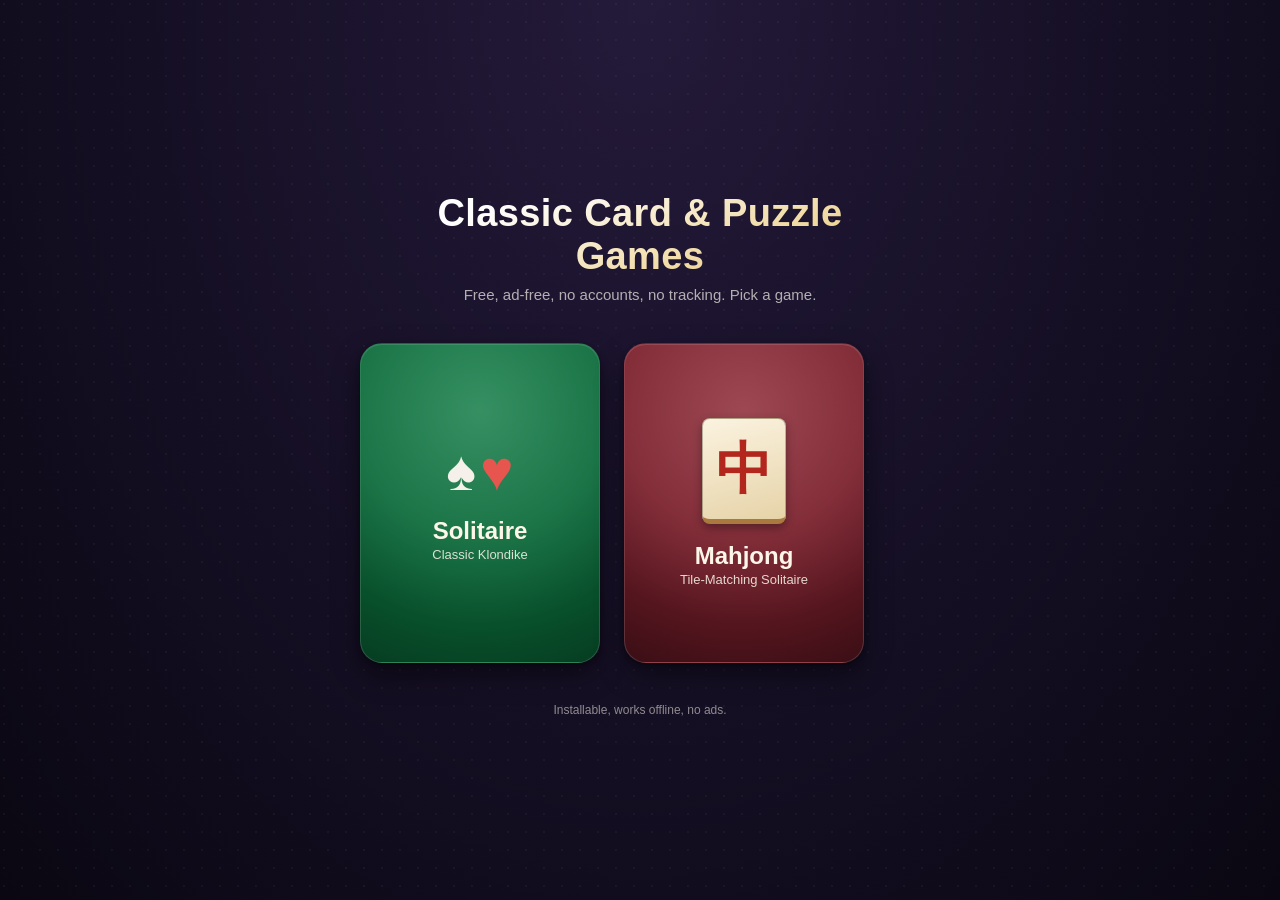
<file: index.html>
<!doctype html>
<html lang="en">
<head>
<meta charset="UTF-8" />
<meta name="viewport" content="width=device-width, initial-scale=1, maximum-scale=1, user-scalable=no, viewport-fit=cover" />
<title>Classic Card &amp; Puzzle Games</title>
<meta name="description" content="Free, ad-free classic games that play right in your browser: Klondike Solitaire and Mahjong Solitaire." />
<meta name="theme-color" content="#141024" />
<link rel="manifest" href="manifest.json" />
<link rel="icon" href="icon.svg" type="image/svg+xml" />
<link rel="apple-touch-icon" href="icon.svg" />
<meta name="apple-mobile-web-app-capable" content="yes" />
<meta name="apple-mobile-web-app-status-bar-style" content="black-translucent" />
<meta name="apple-mobile-web-app-title" content="Games" />
<link rel="stylesheet" href="styles.css" />
</head>
<body>
<div id="app">

  <header id="topbar">
    <h1>Classic Card &amp; Puzzle Games</h1>
    <p>Free, ad-free, no accounts, no tracking. Pick a game.</p>
  </header>

  <main id="gameGrid">
    <a class="game-card card-solitaire" href="solitaire/">
      <span class="game-card-glow" aria-hidden="true"></span>
      <span class="game-card-emblem" aria-hidden="true">
        <span class="pip pip-spade">♠</span>
        <span class="pip pip-heart">♥</span>
      </span>
      <span class="game-card-body">
        <span class="game-card-title">Solitaire</span>
        <span class="game-card-subtitle">Classic Klondike</span>
      </span>
    </a>

    <a class="game-card card-mahjong" href="mahjong/">
      <span class="game-card-glow" aria-hidden="true"></span>
      <span class="game-card-emblem" aria-hidden="true">中</span>
      <span class="game-card-body">
        <span class="game-card-title">Mahjong</span>
        <span class="game-card-subtitle">Tile-Matching Solitaire</span>
      </span>
    </a>
  </main>

  <footer id="footer">Installable, works offline, no ads.</footer>

</div>
<script src="app.js"></script>
</body>
</html>
</file>
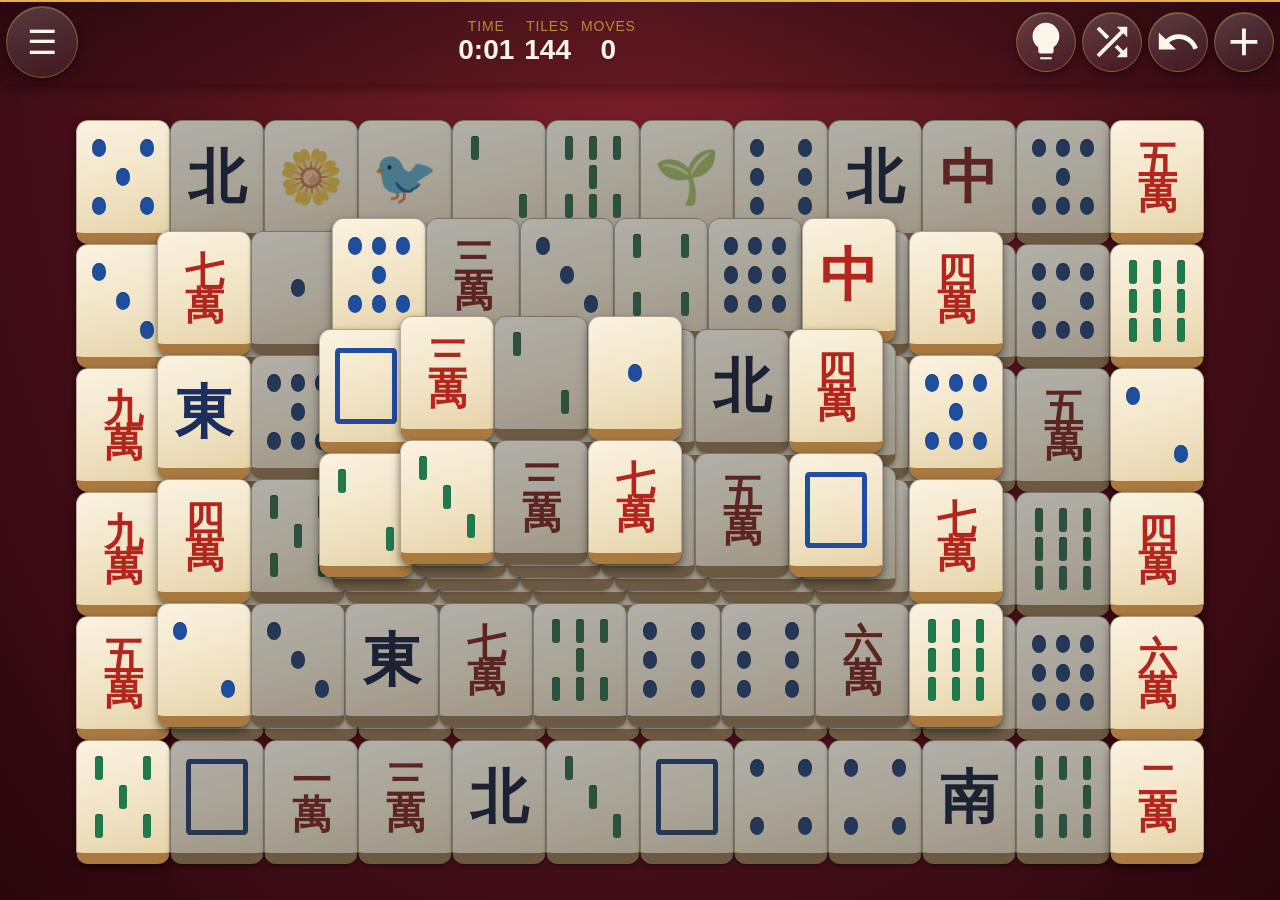
<file: mahjong/index.html>
<!doctype html>
<html lang="en">
<head>
<meta charset="UTF-8" />
<meta name="viewport" content="width=device-width, initial-scale=1, maximum-scale=1, user-scalable=no, viewport-fit=cover" />
<title>Mahjong Solitaire</title>
<meta name="description" content="A free, ad-free Mahjong Solitaire game that plays right in your browser." />
<meta name="theme-color" content="#7a1f2b" />
<link rel="manifest" href="manifest.json" />
<link rel="icon" href="icon.svg" type="image/svg+xml" />
<link rel="apple-touch-icon" href="icon.svg" />
<meta name="apple-mobile-web-app-capable" content="yes" />
<meta name="apple-mobile-web-app-status-bar-style" content="black-translucent" />
<meta name="apple-mobile-web-app-title" content="Mahjong" />
<link rel="stylesheet" href="styles.css" />
</head>
<body>
<div id="app">

  <header id="topbar">
    <button id="menuBtn" class="icon-btn" title="Menu" aria-label="Menu">☰</button>
    <div class="stats">
      <div class="stat"><span class="stat-label">Time</span><span id="timeVal">0:00</span></div>
      <div class="stat"><span class="stat-label">Tiles</span><span id="tilesLeftVal">144</span></div>
      <div class="stat"><span class="stat-label">Moves</span><span id="movesVal">0</span></div>
    </div>
    <div class="topbar-actions">
      <button id="hintBtn" class="icon-btn small" title="Hint" aria-label="Hint">
        <svg viewBox="0 0 24 24" fill="currentColor" aria-hidden="true"><path d="M9 21h6v-1H9v1zm3-19C8.14 2 5 5.14 5 9c0 2.38 1.19 4.47 3 5.74V17c0 .55.45 1 1 1h6c.55 0 1-.45 1-1v-2.26c1.81-1.27 3-3.36 3-5.74 0-3.86-3.14-7-7-7z"/></svg>
      </button>
      <button id="shuffleBtn" class="icon-btn small" title="Shuffle" aria-label="Shuffle">
        <svg viewBox="0 0 24 24" fill="currentColor" aria-hidden="true"><path d="M10.59 9.17L5.41 4 4 5.41l5.17 5.17 1.42-1.41zM14.5 4l2.04 2.04L4 18.59 5.41 20 17.96 7.46 20 9.5V4h-5.5zm.33 9.41l-1.41 1.41 3.13 3.13L14.5 20H20v-5.5l-2.04 2.04-3.13-3.13z"/></svg>
      </button>
      <button id="undoBtn" class="icon-btn small" title="Undo" aria-label="Undo">
        <svg viewBox="0 0 24 24" fill="currentColor" aria-hidden="true"><path d="M12.5 8c-2.65 0-5.05.99-6.9 2.6L2 7v9h9l-3.62-3.62c1.39-1.16 3.16-1.88 5.12-1.88 3.54 0 6.55 2.31 7.6 5.5l2.37-.78C21.08 11.03 17.15 8 12.5 8z"/></svg>
      </button>
      <button id="newGameBtn" class="icon-btn small" title="New Game" aria-label="New Game">
        <svg viewBox="0 0 24 24" fill="currentColor" aria-hidden="true"><path d="M13 5v6h6v2h-6v6h-2v-6H5v-2h6V5h2z"/></svg>
      </button>
    </div>
  </header>

  <main id="boardWrap">
    <div id="board"></div>
  </main>

  <div id="toast" class="hidden"></div>

  <div id="fxLayer"></div>

  <div id="menuOverlay" class="overlay hidden">
    <div class="panel">
      <h2>麻將 Mahjong</h2>
      <div class="menu-row">
        <span>Full Screen</span>
        <div class="segmented" id="fullscreenSeg">
          <button data-mode="on" class="active">On</button>
          <button data-mode="off">Off</button>
        </div>
      </div>
      <div class="menu-row">
        <span>Sound</span>
        <div class="segmented" id="soundSeg">
          <button data-mode="off" class="active">Off</button>
          <button data-mode="on">On</button>
        </div>
      </div>
      <div class="menu-block">
        <span>Table</span>
        <div class="theme-grid" id="themeGrid">
          <button class="theme-swatch active" data-theme="lacquer">
            <span class="theme-swatch-preview theme-preview-lacquer"></span>
            <span class="theme-swatch-label">Lacquer</span>
          </button>
          <button class="theme-swatch" data-theme="jade">
            <span class="theme-swatch-preview theme-preview-jade"></span>
            <span class="theme-swatch-label">Jade</span>
          </button>
          <button class="theme-swatch" data-theme="lantern">
            <span class="theme-swatch-preview theme-preview-lantern"></span>
            <span class="theme-swatch-label">Lantern</span>
          </button>
          <button class="theme-swatch" data-theme="ink">
            <span class="theme-swatch-preview theme-preview-ink"></span>
            <span class="theme-swatch-label">Ink Wash</span>
          </button>
        </div>
      </div>
      <p class="help-text">
        Tap a tile, then tap its match. Only tiles that are uncovered and
        open on the left or right can be picked.
      </p>
      <a href="../index.html" class="pill-btn secondary-btn wide-btn">🏠 Main Menu</a>
      <button id="closeMenuBtn" class="pill-btn">Close</button>
    </div>
  </div>

  <div id="winOverlay" class="overlay hidden">
    <div class="panel win-panel">
      <h2>🏮 Board Cleared! 🏮</h2>
      <p id="winStats"></p>
      <button id="playAgainBtn" class="pill-btn">Play Again</button>
    </div>
  </div>

  <div id="confirmOverlay" class="overlay hidden">
    <div class="panel">
      <h2>New Game?</h2>
      <p class="help-text confirm-text">Your current game will be lost.</p>
      <div class="confirm-row">
        <button id="confirmCancelBtn" class="pill-btn secondary-btn">Cancel</button>
        <button id="confirmYesBtn" class="pill-btn">Yes, New Game</button>
      </div>
    </div>
  </div>

</div>
<script src="game.js"></script>
</body>
</html>
</file>
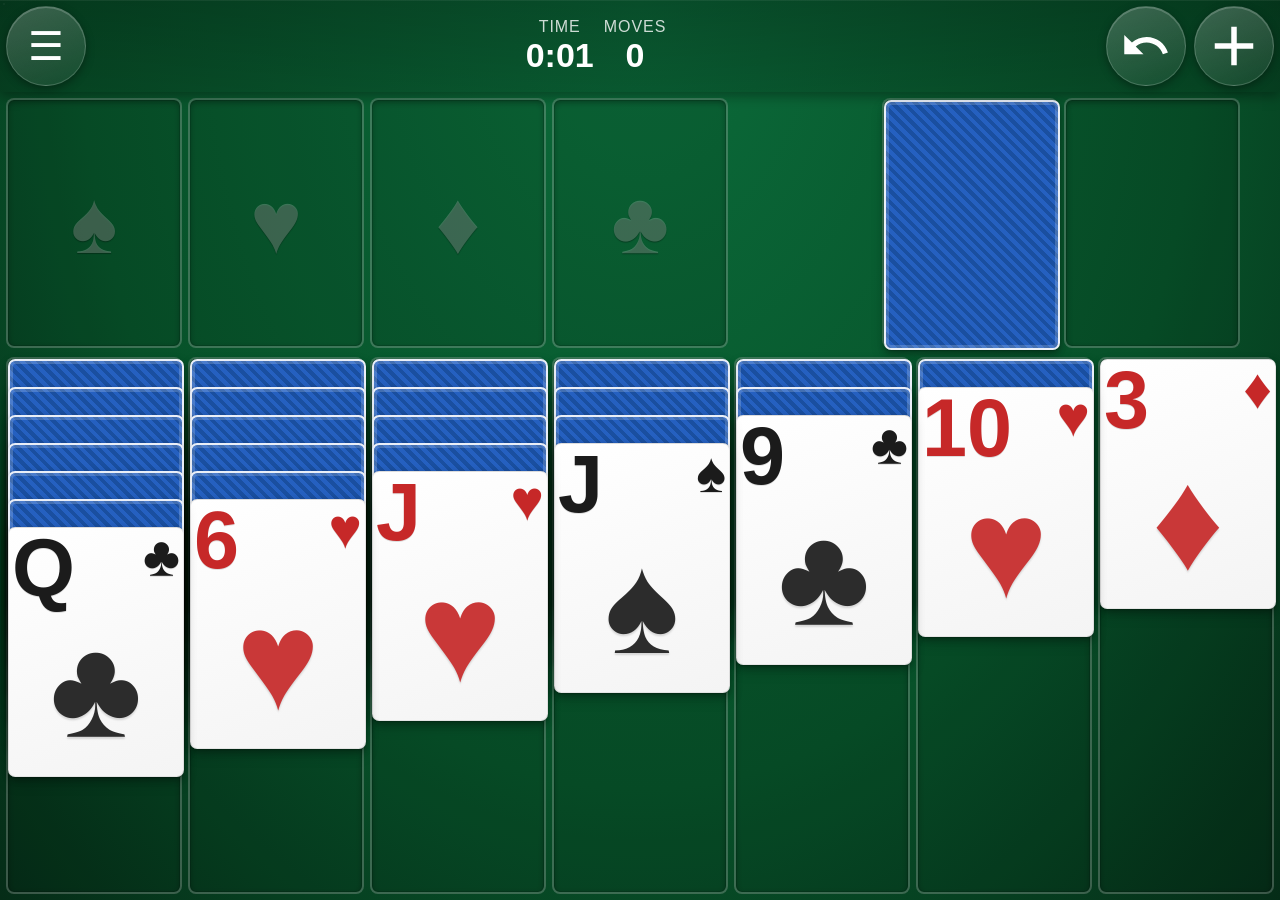
<file: solitaire/index.html>
<!doctype html>
<html lang="en">
<head>
<meta charset="UTF-8" />
<meta name="viewport" content="width=device-width, initial-scale=1, maximum-scale=1, user-scalable=no, viewport-fit=cover" />
<title>Solitaire</title>
<meta name="description" content="A free, ad-free classic Klondike Solitaire game that plays right in your browser." />
<meta name="theme-color" content="#0b6b3a" />
<link rel="manifest" href="manifest.json" />
<link rel="icon" href="icon.svg" type="image/svg+xml" />
<link rel="apple-touch-icon" href="icon.svg" />
<meta name="apple-mobile-web-app-capable" content="yes" />
<meta name="apple-mobile-web-app-status-bar-style" content="black-translucent" />
<meta name="apple-mobile-web-app-title" content="Solitaire" />
<link rel="stylesheet" href="styles.css" />
</head>
<body>
<div id="app">

  <header id="topbar">
    <button id="menuBtn" class="icon-btn" title="Menu" aria-label="Menu">☰</button>
    <div class="stats">
      <div class="stat"><span class="stat-label">Time</span><span id="timeVal">0:00</span></div>
      <div class="stat"><span class="stat-label">Moves</span><span id="movesVal">0</span></div>
    </div>
    <div class="topbar-actions">
      <button id="undoBtn" class="icon-btn" title="Undo" aria-label="Undo">
        <svg viewBox="0 0 24 24" fill="currentColor" aria-hidden="true"><path d="M12.5 8c-2.65 0-5.05.99-6.9 2.6L2 7v9h9l-3.62-3.62c1.39-1.16 3.16-1.88 5.12-1.88 3.54 0 6.55 2.31 7.6 5.5l2.37-.78C21.08 11.03 17.15 8 12.5 8z"/></svg>
      </button>
      <button id="newGameBtn" class="icon-btn" title="New Game" aria-label="New Game">
        <svg viewBox="0 0 24 24" fill="currentColor" aria-hidden="true"><path d="M13 5v6h6v2h-6v6h-2v-6H5v-2h6V5h2z"/></svg>
      </button>
    </div>
  </header>

  <main id="board">
    <div id="topRow">
      <div id="stockWasteArea">
        <div class="pile-slot" id="stockPile" data-pile="stock"></div>
        <div class="pile-slot" id="wastePile" data-pile="waste"></div>
      </div>
      <div id="foundations">
        <div class="pile-slot foundation" data-pile="foundation" data-suit="S"></div>
        <div class="pile-slot foundation" data-pile="foundation" data-suit="H"></div>
        <div class="pile-slot foundation" data-pile="foundation" data-suit="D"></div>
        <div class="pile-slot foundation" data-pile="foundation" data-suit="C"></div>
      </div>
    </div>

    <div id="tableau">
      <div class="pile-slot tableau-pile" data-pile="tableau" data-index="0"></div>
      <div class="pile-slot tableau-pile" data-pile="tableau" data-index="1"></div>
      <div class="pile-slot tableau-pile" data-pile="tableau" data-index="2"></div>
      <div class="pile-slot tableau-pile" data-pile="tableau" data-index="3"></div>
      <div class="pile-slot tableau-pile" data-pile="tableau" data-index="4"></div>
      <div class="pile-slot tableau-pile" data-pile="tableau" data-index="5"></div>
      <div class="pile-slot tableau-pile" data-pile="tableau" data-index="6"></div>
    </div>
  </main>

  <button id="autoFinishBtn" class="pill-btn hidden">✨ Auto Finish</button>

  <div id="dragLayer"></div>

  <div id="menuOverlay" class="overlay hidden">
    <div class="panel">
      <h2>Solitaire</h2>
      <div class="menu-row">
        <span>Draw</span>
        <div class="segmented" id="drawModeSeg">
          <button data-mode="1" class="active">1 card</button>
          <button data-mode="3">3 cards</button>
        </div>
      </div>
      <div class="menu-row">
        <span>Hand</span>
        <div class="segmented" id="handModeSeg">
          <button data-mode="right" class="active">Right</button>
          <button data-mode="left">Left</button>
        </div>
      </div>
      <div class="menu-row">
        <span>Full Screen</span>
        <div class="segmented" id="fullscreenSeg">
          <button data-mode="on" class="active">On</button>
          <button data-mode="off">Off</button>
        </div>
      </div>
      <div class="menu-row">
        <span>Sound</span>
        <div class="segmented" id="soundSeg">
          <button data-mode="off" class="active">Off</button>
          <button data-mode="on">On</button>
        </div>
      </div>
      <div class="menu-block">
        <span>Background</span>
        <div class="bg-grid" id="bgGrid">
          <button class="bg-swatch active" data-bg="classic">
            <span class="bg-swatch-preview bg-swatch-classic"></span>
            <span class="bg-swatch-label">Classic</span>
          </button>
          <button class="bg-swatch" data-bg="forest">
            <img class="bg-swatch-preview" src="backgrounds/forest-thumb.webp" alt="" loading="lazy" />
            <span class="bg-swatch-label">Forest</span>
          </button>
          <button class="bg-swatch" data-bg="meadow">
            <img class="bg-swatch-preview" src="backgrounds/meadow-thumb.webp" alt="" loading="lazy" />
            <span class="bg-swatch-label">Meadow</span>
          </button>
          <button class="bg-swatch" data-bg="underwater">
            <img class="bg-swatch-preview" src="backgrounds/underwater-thumb.webp" alt="" loading="lazy" />
            <span class="bg-swatch-label">Underwater</span>
          </button>
          <button class="bg-swatch" data-bg="city">
            <img class="bg-swatch-preview" src="backgrounds/city-thumb.webp" alt="" loading="lazy" />
            <span class="bg-swatch-label">City</span>
          </button>
          <button class="bg-swatch" data-bg="archipelago">
            <img class="bg-swatch-preview" src="backgrounds/archipelago-thumb.webp" alt="" loading="lazy" />
            <span class="bg-swatch-label">Archipelago</span>
          </button>
        </div>
      </div>
      <p class="help-text">
        Tap a card to send it home, or drag it yourself.
      </p>
      <a href="../index.html" class="pill-btn secondary-btn wide-btn">🏠 Main Menu</a>
      <button id="closeMenuBtn" class="pill-btn">Close</button>
    </div>
  </div>

  <div id="winOverlay" class="overlay hidden">
    <div class="panel win-panel">
      <h2>🎉 You Won! 🎉</h2>
      <p id="winStats"></p>
      <button id="playAgainBtn" class="pill-btn">Play Again</button>
    </div>
  </div>

  <div id="confirmOverlay" class="overlay hidden">
    <div class="panel">
      <h2>New Game?</h2>
      <p class="help-text confirm-text">Your current game will be lost.</p>
      <div class="confirm-row">
        <button id="confirmCancelBtn" class="pill-btn secondary-btn">Cancel</button>
        <button id="confirmYesBtn" class="pill-btn">Yes, New Game</button>
      </div>
    </div>
  </div>

</div>
<script src="game.js"></script>
</body>
</html>
</file>
<file: styles.css>
:root {
  --hub-bg-a: #241a3a;
  --hub-bg-b: #150f24;
  --hub-bg-c: #0a0712;
  --gold: #e0b13c;
  color-scheme: dark;
}

* { box-sizing: border-box; -webkit-tap-highlight-color: transparent; }

html, body {
  height: 100%;
  margin: 0;
}

body {
  font-family: -apple-system, BlinkMacSystemFont, "Segoe UI", Roboto, Helvetica, Arial, sans-serif;
  background:
    radial-gradient(circle at 4px 4px, rgba(255,255,255,0.04) 1px, transparent 1.6px) 0 0/18px 18px,
    radial-gradient(ellipse at 50% 0%, var(--hub-bg-a) 0%, var(--hub-bg-b) 55%, var(--hub-bg-c) 100%);
  color: #f5f0ea;
  overflow-x: hidden;
}

#app {
  min-height: 100vh;
  min-height: 100dvh;
  display: flex;
  flex-direction: column;
  align-items: center;
  justify-content: center;
  padding: 32px 20px calc(24px + env(safe-area-inset-bottom));
  gap: 40px;
}

#topbar {
  text-align: center;
  max-width: 520px;
}
#topbar h1 {
  margin: 0 0 8px;
  font-size: clamp(26px, 6vw, 38px);
  letter-spacing: 0.01em;
  background: linear-gradient(160deg, #fff 20%, var(--gold) 120%);
  -webkit-background-clip: text;
  background-clip: text;
  color: transparent;
}
#topbar p {
  margin: 0;
  font-size: 15px;
  opacity: 0.7;
}

#gameGrid {
  display: grid;
  grid-template-columns: repeat(2, minmax(160px, 240px));
  gap: 24px;
  width: 100%;
  max-width: 560px;
}
@media (max-width: 480px) {
  #gameGrid { grid-template-columns: minmax(0, 280px); justify-items: center; }
}

.game-card {
  position: relative;
  display: flex;
  flex-direction: column;
  align-items: center;
  justify-content: center;
  gap: 18px;
  aspect-ratio: 3 / 4;
  border-radius: 22px;
  text-decoration: none;
  color: #fdf6e9;
  overflow: hidden;
  border: 1px solid rgba(255,255,255,0.14);
  box-shadow:
    0 2px 4px rgba(0,0,0,0.3),
    0 12px 28px rgba(0,0,0,0.45),
    inset 0 1px 0 rgba(255,255,255,0.12);
  transition: transform 0.15s, box-shadow 0.15s;
}
.game-card:active {
  transform: scale(0.97);
  box-shadow:
    0 1px 2px rgba(0,0,0,0.3),
    0 6px 14px rgba(0,0,0,0.4),
    inset 0 1px 0 rgba(255,255,255,0.12);
}
@media (hover: hover) {
  .game-card:hover {
    transform: translateY(-4px);
    box-shadow:
      0 4px 8px rgba(0,0,0,0.3),
      0 18px 36px rgba(0,0,0,0.5),
      inset 0 1px 0 rgba(255,255,255,0.16);
  }
}

.card-solitaire {
  background: radial-gradient(circle at 50% 20%, #0f7a44 0%, #0b6b3a 45%, #063d21 100%);
}
.card-mahjong {
  background: radial-gradient(circle at 50% 20%, #8a2532 0%, #7a1f2b 45%, #3a0e15 100%);
}

.game-card-glow {
  position: absolute;
  inset: -20%;
  background: radial-gradient(circle at 50% 30%, rgba(255,255,255,0.16), transparent 60%);
  pointer-events: none;
}

.game-card-emblem {
  position: relative;
  font-size: clamp(40px, 10vw, 56px);
  line-height: 1;
  display: flex;
  gap: 4px;
}
.card-mahjong .game-card-emblem {
  font-family: Georgia, "Times New Roman", serif;
  font-weight: 700;
  background: linear-gradient(165deg, #fbf3e0 0%, #e6d3a8 100%);
  color: #b3261e;
  width: 1.5em;
  height: 1.9em;
  border-radius: 8px;
  border: 1px solid rgba(0,0,0,0.25);
  border-bottom: 5px solid #a9793f;
  display: flex;
  align-items: center;
  justify-content: center;
  box-shadow: 0 4px 10px rgba(0,0,0,0.35);
}
.pip-spade { color: #f5f0ea; }
.pip-heart { color: #e6564f; }

.game-card-body {
  position: relative;
  text-align: center;
}
.game-card-title {
  display: block;
  font-size: clamp(19px, 4.5vw, 24px);
  font-weight: 800;
}
.game-card-subtitle {
  display: block;
  font-size: 13px;
  opacity: 0.85;
  margin-top: 2px;
}

#footer {
  font-size: 12px;
  opacity: 0.55;
  text-align: center;
}
</file>
<file: mahjong/styles.css>
:root {
  --tile-w: 40px;
  --tile-h: 52px;
  --board-pad: 30px;
  --gold: #e0b13c;
  --ink-red: #b3261e;
  --ink-green: #1f7a4d;
  --ink-blue: #1f4e9e;
  --ink-navy: #1c2f5c;
  --ink-pink: #c2478f;
  --ink-amber: #b3691a;
  color-scheme: dark;
}

/* ---------- Table themes ---------- */

body.theme-lacquer {
  --table-a: #7a1f2b;
  --table-b: #4c1019;
  --table-c: #2a070c;
  --accent: #e0b13c;
}
body.theme-jade {
  --table-a: #0f5c46;
  --table-b: #0a3f30;
  --table-c: #05221a;
  --accent: #d9c46a;
}
body.theme-lantern {
  --table-a: #2a2360;
  --table-b: #1a1640;
  --table-c: #0c0a22;
  --accent: #f2a65a;
}
body.theme-ink {
  --table-a: #3a3a3f;
  --table-b: #232326;
  --table-c: #121214;
  --accent: #c9c2a8;
}

.theme-preview-lacquer { background: radial-gradient(circle at 50% 30%, #7a1f2b, #2a070c); }
.theme-preview-jade { background: radial-gradient(circle at 50% 30%, #0f5c46, #05221a); }
.theme-preview-lantern { background: radial-gradient(circle at 50% 30%, #2a2360, #0c0a22); }
.theme-preview-ink { background: radial-gradient(circle at 50% 30%, #3a3a3f, #121214); }

* { box-sizing: border-box; -webkit-tap-highlight-color: transparent; }

html, body {
  height: 100%;
  margin: 0;
  overscroll-behavior: none;
  touch-action: none;
}

body {
  font-family: -apple-system, BlinkMacSystemFont, "Segoe UI", Roboto, Helvetica, Arial, sans-serif;
  background:
    radial-gradient(circle at 4px 4px, rgba(255,255,255,0.04) 1px, transparent 1.6px) 0 0/18px 18px,
    radial-gradient(ellipse at 50% 0%, var(--table-a) 0%, var(--table-b) 55%, var(--table-c) 100%);
  color: #fdf6e9;
  user-select: none;
  overflow: hidden;
  background-repeat: no-repeat;
}

#app {
  height: 100vh;
  height: 100dvh;
  display: flex;
  flex-direction: column;
  padding-top: env(safe-area-inset-top);
  padding-bottom: env(safe-area-inset-bottom);
}

/* ---------- Top bar ---------- */

#topbar {
  display: flex;
  align-items: center;
  justify-content: space-between;
  padding: 6px 6px;
  background: linear-gradient(rgba(0,0,0,0.32), rgba(0,0,0,0.18));
  box-shadow: 0 4px 12px rgba(0,0,0,0.4), 0 1px 0 rgba(255,255,255,0.06) inset, 0 2px 0 var(--accent) inset;
  flex: 0 0 auto;
  gap: 4px;
  position: relative;
  z-index: 10;
}

.icon-btn {
  background: linear-gradient(160deg, rgba(255,255,255,0.2), rgba(255,255,255,0.05));
  border: 1px solid rgba(224,177,60,0.35);
  color: #fdf6e9;
  font-size: 28px;
  width: 58px;
  height: 58px;
  border-radius: 50%;
  display: flex;
  align-items: center;
  justify-content: center;
  cursor: pointer;
  flex: 0 0 auto;
  box-shadow: 0 3px 8px rgba(0,0,0,0.4), inset 0 1px 0 rgba(255,255,255,0.18);
  transition: box-shadow 0.12s, transform 0.12s;
}
.icon-btn.small { width: 48px; height: 48px; }
.icon-btn:active {
  background: linear-gradient(160deg, rgba(255,255,255,0.28), rgba(255,255,255,0.08));
  box-shadow: 0 1px 3px rgba(0,0,0,0.35), inset 0 1px 4px rgba(0,0,0,0.25);
  transform: scale(0.96);
}
.icon-btn svg { display: block; width: 1.35em; height: 1.35em; }

.icon-btn.pulse {
  animation: btn-pulse 1s ease-in-out infinite;
}
@keyframes btn-pulse {
  0%, 100% { box-shadow: 0 3px 8px rgba(0,0,0,0.4), inset 0 1px 0 rgba(255,255,255,0.18), 0 0 0 0 rgba(224,177,60,0.6); }
  50% { box-shadow: 0 3px 8px rgba(0,0,0,0.4), inset 0 1px 0 rgba(255,255,255,0.18), 0 0 0 8px rgba(224,177,60,0); }
}

.topbar-actions { display: flex; gap: 6px; flex: 0 0 auto; }

.stats { display: flex; gap: 10px; min-width: 0; }
.stat { display: flex; flex-direction: column; align-items: center; font-variant-numeric: tabular-nums; }
.stat-label { font-size: 11px; text-transform: uppercase; letter-spacing: 0.06em; opacity: 0.75; color: var(--accent); }
.stat span#timeVal, .stat span#movesVal, .stat span#tilesLeftVal { font-size: 21px; font-weight: 700; }

@media (min-width: 700px) {
  .icon-btn { width: 72px; height: 72px; font-size: 34px; }
  .icon-btn.small { width: 60px; height: 60px; }
  .stat-label { font-size: 14px; }
  .stat span#timeVal, .stat span#movesVal, .stat span#tilesLeftVal { font-size: 28px; }
}

@media (max-height: 500px) {
  #topbar { padding: 3px 6px; gap: 3px; }
  .icon-btn { width: 46px; height: 46px; font-size: 22px; }
  .icon-btn.small { width: 40px; height: 40px; }
  .stat-label { font-size: 9px; }
  .stat span#timeVal, .stat span#movesVal, .stat span#tilesLeftVal { font-size: 17px; }
}

/* ---------- Board ---------- */

#boardWrap {
  flex: 1 1 auto;
  display: flex;
  align-items: center;
  justify-content: center;
  overflow: auto;
  min-height: 0;
}

#board {
  position: relative;
  flex: 0 0 auto;
  /* Tile z-index values run into the thousands (layer * 1000) to keep
     stacked layers correctly ordered; isolate them into their own stacking
     context so they can never paint above overlays that sit later in the
     document (z-index: 1000, e.g. the menu/win panels). */
  isolation: isolate;
}

.tile {
  position: absolute;
  width: var(--tile-w);
  height: var(--tile-h);
  border-radius: calc(var(--tile-w) * 0.13);
  background: linear-gradient(165deg, #fbf3e0 0%, #f0e2c4 60%, #e6d3a8 100%);
  border: 1px solid rgba(0,0,0,0.25);
  border-bottom: calc(var(--tile-h) * 0.09) solid #a9793f;
  box-shadow:
    0 1px 1px rgba(0,0,0,0.2),
    0 3px 6px rgba(0,0,0,0.3),
    0 6px 12px rgba(0,0,0,0.25);
  cursor: pointer;
  transition: box-shadow 0.12s, transform 0.12s, filter 0.15s;
}

.tile-blocked {
  filter: saturate(0.55) brightness(0.72);
  box-shadow:
    0 1px 1px rgba(0,0,0,0.2),
    0 2px 4px rgba(0,0,0,0.3);
}

.tile-free:hover {
  transform: translateY(-2px);
}

.tile-selected {
  transform: translateY(-6px);
  box-shadow:
    0 0 0 3px var(--gold),
    0 6px 10px rgba(0,0,0,0.35),
    0 10px 20px rgba(0,0,0,0.3);
}

.tile-hint {
  animation: tile-hint-pulse 0.5s ease-in-out 2;
}
@keyframes tile-hint-pulse {
  0%, 100% { box-shadow: 0 0 0 0 rgba(224,177,60,0.9), 0 3px 6px rgba(0,0,0,0.3); }
  50% { box-shadow: 0 0 0 6px rgba(224,177,60,0), 0 3px 6px rgba(0,0,0,0.3); }
}

.tile-shake { animation: tile-shake 0.4s ease-in-out; z-index: 999 !important; }
@keyframes tile-shake {
  10%, 90% { transform: translateX(-1px); }
  20%, 80% { transform: translateX(3px); }
  30%, 50%, 70% { transform: translateX(-5px); }
  40%, 60% { transform: translateX(5px); }
}

/* ---------- Tile faces ---------- */

.tile-face {
  position: absolute;
  inset: 0;
  display: grid;
  place-items: center;
}

.pips-circle, .pips-bar {
  display: grid;
  grid-template-columns: repeat(3, 1fr);
  grid-template-rows: repeat(3, 1fr);
  width: 78%;
  height: 78%;
  margin: auto;
}
.pips-circle .pip {
  width: 62%;
  height: 62%;
  margin: auto;
  border-radius: 50%;
  background: var(--ink-blue);
  box-shadow: 0 1px 1px rgba(0,0,0,0.25) inset;
}
.pips-bar .pip {
  width: 34%;
  height: 82%;
  margin: auto;
  border-radius: 3px;
  background: var(--ink-green);
  box-shadow: 0 1px 1px rgba(0,0,0,0.25) inset;
}

.kanji-top {
  position: absolute;
  top: 12%;
  left: 0; right: 0;
  text-align: center;
  font-weight: 800;
  font-size: calc(var(--tile-w) * 0.42);
  color: var(--ink-red);
}
.kanji-bottom {
  position: absolute;
  bottom: 10%;
  left: 0; right: 0;
  text-align: center;
  font-weight: 800;
  font-size: calc(var(--tile-w) * 0.42);
  color: var(--ink-red);
}

.glyph-single {
  font-size: calc(var(--tile-w) * 0.62);
  font-weight: 800;
  line-height: 1;
}

.glyph-icon {
  font-size: calc(var(--tile-w) * 0.56);
  line-height: 1;
}

.glyph-blank { width: 100%; height: 100%; }
.blank-frame {
  position: absolute;
  inset: 16%;
  border: calc(var(--tile-w) * 0.06) solid var(--ink-blue);
  border-radius: 6%;
}

.ink-red { color: var(--ink-red); }
.ink-green { color: var(--ink-green); }
.ink-blue { color: var(--ink-blue); }
.ink-navy { color: var(--ink-navy); }
.ink-pink { color: var(--ink-pink); }
.ink-amber { color: var(--ink-amber); }

/* ---------- FX layer ---------- */

#fxLayer {
  position: fixed;
  inset: 0;
  pointer-events: none;
  z-index: 900;
}

.tile-vanish-clone {
  border-radius: calc(var(--tile-w) * 0.13);
  transition: transform 0.35s ease-in, opacity 0.35s ease-in;
  opacity: 1;
  transform: scale(1) translateY(0) rotate(0deg);
}
.tile-vanish-clone.tile-vanish-active {
  opacity: 0;
  transform: scale(0.35) translateY(-16px) rotate(10deg);
}

.sparkle-piece {
  position: fixed;
  width: 6px;
  height: 6px;
  border-radius: 50%;
  background: var(--gold);
  box-shadow: 0 0 6px 1px var(--gold);
  opacity: 1;
  transform: translate(-50%, -50%);
  transition: transform 0.5s ease-out, opacity 0.5s ease-out;
}
.sparkle-piece.sparkle-active {
  transform: translate(calc(-50% + var(--dx)), calc(-50% + var(--dy)));
  opacity: 0;
}

.confetti-piece {
  position: fixed;
  top: -10px;
  width: 8px;
  height: 8px;
  opacity: 0.9;
  border-radius: 2px;
  transition: transform 2.2s ease-in, top 2.2s ease-in, opacity 2.2s;
}

/* ---------- Toast ---------- */

#toast {
  position: fixed;
  bottom: calc(18px + env(safe-area-inset-bottom));
  left: 50%;
  transform: translateX(-50%);
  background: rgba(0,0,0,0.72);
  border: 1px solid var(--accent);
  color: #fdf6e9;
  padding: 10px 20px;
  border-radius: 999px;
  font-size: 15px;
  z-index: 400;
  box-shadow: 0 6px 16px rgba(0,0,0,0.4);
}
#toast.hidden { display: none; }

/* ---------- Buttons / Overlays ---------- */

.pill-btn {
  background: linear-gradient(160deg, #f2d38a 0%, var(--gold) 45%, #c8922a 100%);
  color: #2a1c0a;
  text-decoration: none;
  display: inline-block;
  border: 1px solid rgba(0,0,0,0.15);
  padding: 22px 36px;
  border-radius: 999px;
  font-size: 24px;
  font-weight: 700;
  cursor: pointer;
  box-shadow:
    0 2px 4px rgba(0,0,0,0.2),
    0 8px 18px rgba(0,0,0,0.28),
    inset 0 1px 0 rgba(255,255,255,0.5);
  transition: box-shadow 0.12s, transform 0.12s;
}
.pill-btn:active {
  transform: scale(0.97);
  box-shadow:
    0 1px 2px rgba(0,0,0,0.2),
    inset 0 2px 5px rgba(0,0,0,0.2);
}

.overlay {
  position: fixed;
  inset: 0;
  background: rgba(0,0,0,0.62);
  backdrop-filter: blur(2px);
  display: flex;
  align-items: center;
  justify-content: center;
  z-index: 1000;
  padding: 20px;
}
.overlay.hidden { display: none; }

.panel {
  background: linear-gradient(165deg, var(--table-a) 0%, var(--table-b) 55%, var(--table-c) 100%);
  border: 1px solid rgba(224,177,60,0.35);
  border-radius: 16px;
  padding: 28px;
  max-width: 420px;
  width: 100%;
  max-height: calc(100dvh - 40px);
  overflow-y: auto;
  text-align: center;
  box-shadow:
    0 20px 50px rgba(0,0,0,0.55),
    0 2px 0 rgba(255,255,255,0.08) inset;
}
.panel h2 {
  margin-top: 0;
  font-size: 30px;
  color: var(--accent);
  text-shadow: 0 2px 4px rgba(0,0,0,0.3);
}

.help-text { font-size: 17px; line-height: 1.6; opacity: 0.95; text-align: left; }
.confirm-text { text-align: center; }

.confirm-row { display: flex; gap: 12px; margin-top: 22px; }
.confirm-row .pill-btn { flex: 1; margin: 0; padding-left: 12px; padding-right: 12px; }

.wide-btn { display: block; width: 100%; margin: 16px 0; }

.secondary-btn {
  background: rgba(255,255,255,0.14);
  color: #fdf6e9;
  box-shadow: inset 0 1px 0 rgba(255,255,255,0.15), 0 2px 6px rgba(0,0,0,0.25);
}
.secondary-btn:active {
  background: rgba(255,255,255,0.24);
  box-shadow: inset 0 2px 5px rgba(0,0,0,0.2);
}

.menu-row {
  display: flex;
  align-items: center;
  justify-content: space-between;
  margin: 20px 0;
  font-size: 20px;
}

.menu-block {
  margin: 20px 0;
  font-size: 20px;
  text-align: left;
}
.menu-block > span { display: block; margin-bottom: 10px; }

.theme-grid {
  display: grid;
  grid-template-columns: repeat(2, 1fr);
  gap: 10px;
}
.theme-swatch {
  border: 3px solid transparent;
  border-radius: 12px;
  padding: 0;
  overflow: hidden;
  background: rgba(0,0,0,0.2);
  cursor: pointer;
  display: flex;
  flex-direction: column;
  box-shadow: 0 2px 6px rgba(0,0,0,0.3);
}
.theme-swatch.active { border-color: var(--gold); box-shadow: 0 0 0 2px rgba(224,177,60,0.4), 0 2px 8px rgba(0,0,0,0.35); }
.theme-swatch-preview { width: 100%; aspect-ratio: 3 / 2; display: block; }
.theme-swatch-label {
  display: block;
  font-size: 13px;
  color: #fdf6e9;
  padding: 6px 4px;
  text-align: center;
}

.segmented {
  display: flex;
  background: rgba(0,0,0,0.25);
  border-radius: 999px;
  padding: 5px;
  box-shadow: inset 0 2px 5px rgba(0,0,0,0.3);
}
.segmented button {
  border: none;
  background: transparent;
  color: #fdf6e9;
  padding: 12px 20px;
  border-radius: 999px;
  font-size: 18px;
  cursor: pointer;
  transition: background 0.12s, box-shadow 0.12s;
}
.segmented button.active {
  background: linear-gradient(160deg, #f2d38a, var(--gold));
  color: #2a1c0a;
  font-weight: 700;
  box-shadow: 0 2px 6px rgba(0,0,0,0.3), inset 0 1px 0 rgba(255,255,255,0.6);
}

#winStats { font-size: 20px; }

.win-panel {
  animation: pop 0.3s ease-out;
  box-shadow:
    0 20px 50px rgba(0,0,0,0.55),
    0 2px 0 rgba(255,255,255,0.08) inset,
    0 0 60px rgba(224,177,60,0.3);
}
@keyframes pop {
  from { transform: scale(0.7); opacity: 0; }
  to { transform: scale(1); opacity: 1; }
}
</file>
<file: solitaire/styles.css>
:root {
  --felt: #0b6b3a;
  --felt-dark: #075129;
  --card-w: 62px;
  --card-h: 88px;
  --gap: 5px;
  --radius: 8px;
  --red: #c62828;
  --black: #1b1b1b;
  color-scheme: light;
}

@media (min-width: 700px) {
  :root {
    --card-w: 84px;
    --card-h: 118px;
    --gap: 8px;
  }
}

* { box-sizing: border-box; -webkit-tap-highlight-color: transparent; }

html, body {
  height: 100%;
  margin: 0;
  overscroll-behavior: none;
  touch-action: none;
}

body {
  font-family: -apple-system, BlinkMacSystemFont, "Segoe UI", Roboto, Helvetica, Arial, sans-serif;
  background:
    radial-gradient(circle at 4px 4px, rgba(255,255,255,0.05) 1px, transparent 1.6px) 0 0/16px 16px,
    radial-gradient(ellipse at 50% 0%, var(--felt) 0%, var(--felt-dark) 62%, #052c17 100%);
  color: #fff;
  user-select: none;
  overflow: hidden;
  background-size: cover;
  background-position: center;
  background-repeat: no-repeat;
}

/* Photo backgrounds: a dark scrim keeps cards and text just as readable
   as the classic felt, regardless of the photo underneath. */
body.bg-forest { background-image: linear-gradient(rgba(4,20,10,0.3), rgba(4,20,10,0.4)), url("backgrounds/forest.webp"); }
body.bg-meadow { background-image: linear-gradient(rgba(10,18,4,0.26), rgba(10,18,4,0.36)), url("backgrounds/meadow.webp"); }
body.bg-underwater { background-image: linear-gradient(rgba(2,12,22,0.24), rgba(2,12,22,0.34)), url("backgrounds/underwater.webp"); }
body.bg-city { background-image: linear-gradient(rgba(4,4,14,0.3), rgba(4,4,14,0.42)), url("backgrounds/city.webp"); }
body.bg-archipelago { background-image: linear-gradient(rgba(4,14,20,0.24), rgba(4,14,20,0.34)), url("backgrounds/archipelago.webp"); }

/* On tall/narrow phones, cover-cropping trims a lot of width off this
   4:3 photo; bias the crop toward the ocean on the left instead of the
   houses on the right. */
@media (orientation: portrait) {
  body.bg-archipelago { background-position: 25% center; }
}

#app {
  height: 100vh;
  height: 100dvh;
  display: flex;
  flex-direction: column;
  padding-top: env(safe-area-inset-top);
  padding-bottom: env(safe-area-inset-bottom);
}

/* ---------- Top bar ---------- */

#topbar {
  display: flex;
  align-items: center;
  justify-content: space-between;
  padding: 6px 6px;
  background: linear-gradient(rgba(0,0,0,0.28), rgba(0,0,0,0.16));
  box-shadow: 0 4px 12px rgba(0,0,0,0.35), 0 1px 0 rgba(255,255,255,0.06) inset;
  flex: 0 0 auto;
  gap: 4px;
  position: relative;
  z-index: 10;
}

.icon-btn {
  background: linear-gradient(160deg, rgba(255,255,255,0.22), rgba(255,255,255,0.06));
  border: 1px solid rgba(255,255,255,0.18);
  color: #fff;
  font-size: 32px;
  width: 66px;
  height: 66px;
  border-radius: 50%;
  display: flex;
  align-items: center;
  justify-content: center;
  cursor: pointer;
  flex: 0 0 auto;
  box-shadow: 0 3px 8px rgba(0,0,0,0.35), inset 0 1px 0 rgba(255,255,255,0.2);
  transition: box-shadow 0.12s, transform 0.12s;
}
.icon-btn:active {
  background: linear-gradient(160deg, rgba(255,255,255,0.3), rgba(255,255,255,0.1));
  box-shadow: 0 1px 3px rgba(0,0,0,0.35), inset 0 1px 4px rgba(0,0,0,0.25);
  transform: scale(0.96);
}
.icon-btn svg { display: block; }
#undoBtn svg { width: 1.28em; height: 1.28em; }
#newGameBtn svg { width: 1.7em; height: 1.7em; }

.topbar-actions { display: flex; gap: 8px; flex: 0 0 auto; }

.stats { display: flex; gap: 10px; min-width: 0; }
.stat { display: flex; flex-direction: column; align-items: center; font-variant-numeric: tabular-nums; }
.stat-label { font-size: 13px; text-transform: uppercase; letter-spacing: 0.06em; opacity: 0.8; }
.stat span#timeVal, .stat span#movesVal { font-size: 27px; font-weight: 700; }

@media (min-width: 700px) {
  .icon-btn { width: 80px; height: 80px; font-size: 40px; }
  .stat-label { font-size: 16px; }
  .stat span#timeVal, .stat span#movesVal { font-size: 34px; }
}

/* Short viewports (phones in landscape) are height-constrained, so keep the
   top bar a bit more compact there to leave room for the cards, while still
   staying noticeably bigger than the default mobile size. */
@media (max-height: 500px) {
  #topbar { padding: 3px 6px; gap: 3px; }
  .icon-btn { width: 54px; height: 54px; font-size: 26px; }
  .stat-label { font-size: 10px; }
  .stat span#timeVal, .stat span#movesVal { font-size: 20px; }
}

/* ---------- Board ---------- */

#board {
  flex: 1 1 auto;
  overflow: hidden;
  padding: var(--gap);
  display: flex;
  flex-direction: column;
  gap: calc(var(--gap) * 1.5);
}

#topRow {
  display: flex;
  justify-content: space-between;
  flex: 0 0 auto;
}

#stockWasteArea, #foundations {
  display: flex;
  gap: var(--gap);
}

#tableau {
  flex: 1 1 auto;
  display: flex;
  gap: var(--gap);
  justify-content: space-between;
  min-height: 0;
}

/* Right-handed (default): stock/waste sit on the right, within thumb reach
   for one-handed phone play. Left-handed mode mirrors it back. */
#topRow, #tableau { flex-direction: row-reverse; }
body.hand-left #topRow, body.hand-left #tableau { flex-direction: row; }

/* The waste pile fans its top 3 cards rightward (see render() in game.js).
   In right-hand mode that group sits flush against the right screen edge,
   so a 3-card fan (Draw 3) would run off-screen without this clearance. */
#stockWasteArea { margin-right: 34px; }

.pile-slot {
  width: var(--card-w);
  height: var(--card-h);
  border: 2px solid rgba(255,255,255,0.22);
  border-radius: var(--radius);
  position: relative;
  flex: 0 0 var(--card-w);
  box-shadow: inset 0 2px 6px rgba(0,0,0,0.3), inset 0 0 0 1px rgba(0,0,0,0.12);
  background: rgba(0,0,0,0.08);
}

.tableau-pile {
  height: 100%;
}

/* Photo backgrounds: drop the tableau slots' own dark tint/shadow so the
   photo shows through clearly down each column, not just in the gaps
   between cards. Foundation/stock slots keep theirs for contrast. */
body[class*="bg-"] .tableau-pile {
  background: transparent;
  box-shadow: none;
}

.foundation::before {
  content: attr(data-suit-symbol);
  position: absolute;
  inset: 0;
  display: flex;
  align-items: center;
  justify-content: center;
  font-size: calc(var(--card-w) * 0.5);
  color: rgba(255,255,255,0.22);
  text-shadow: 0 1px 1px rgba(0,0,0,0.3);
  pointer-events: none;
}

#stockPile::before {
  content: "↺";
  position: absolute;
  inset: 0;
  display: flex;
  align-items: center;
  justify-content: center;
  font-size: calc(var(--card-w) * 0.45);
  color: rgba(255,255,255,0.32);
  text-shadow: 0 1px 1px rgba(0,0,0,0.3);
  pointer-events: none;
}

/* ---------- Cards ---------- */

.card {
  position: absolute;
  left: 0;
  top: 0;
  width: var(--card-w);
  height: var(--card-h);
  border-radius: calc(var(--radius) * 0.9);
  background: linear-gradient(160deg, #ffffff 0%, #f4f4f4 100%);
  border: 1px solid rgba(0,0,0,0.1);
  box-shadow:
    0 1px 1px rgba(0,0,0,0.15),
    0 3px 6px rgba(0,0,0,0.25),
    0 6px 14px rgba(0,0,0,0.18);
  transition: box-shadow 0.15s, transform 0.15s;
  touch-action: none;
  cursor: grab;
}

.card.facedown {
  background:
    repeating-linear-gradient(45deg, #1a4fa0 0, #1a4fa0 4px, #2560c0 4px, #2560c0 8px);
  border: 2px solid rgba(255,255,255,0.9);
  box-shadow:
    inset 0 0 0 3px rgba(255,255,255,0.18),
    0 1px 1px rgba(0,0,0,0.15),
    0 3px 6px rgba(0,0,0,0.25),
    0 6px 14px rgba(0,0,0,0.18);
}

.card.dragging {
  opacity: 0.97;
  box-shadow:
    0 4px 8px rgba(0,0,0,0.3),
    0 14px 28px rgba(0,0,0,0.4);
  transform: scale(1.04) rotate(-2deg);
  z-index: 500;
}

.card.shake {
  animation: card-shake 0.4s ease-in-out;
  z-index: 50;
}
@keyframes card-shake {
  10%, 90% { transform: translateX(-1px); }
  20%, 80% { transform: translateX(3px); }
  30%, 50%, 70% { transform: translateX(-6px); }
  40%, 60% { transform: translateX(6px); }
}

.card .corner-rank {
  position: absolute;
  left: 3px;
  top: 0;
  font-size: calc(var(--card-w) * 0.46);
  font-weight: 800;
  line-height: 1;
  text-align: center;
  text-shadow: 0 1px 0 rgba(0,0,0,0.12);
}

.card .corner-suit {
  position: absolute;
  right: 3px;
  top: 1px;
  font-size: calc(var(--card-w) * 0.32);
  line-height: 1;
  text-align: center;
  text-shadow: 0 1px 0 rgba(0,0,0,0.12);
}

.card .pip-center {
  position: absolute;
  inset: 0;
  display: flex;
  align-items: center;
  justify-content: center;
  font-size: calc(var(--card-w) * 0.8);
  opacity: 0.92;
  text-shadow: 0 2px 2px rgba(0,0,0,0.15);
  transform: translateY(15%);
}

.card.red { color: var(--red); }
.card.black { color: var(--black); }

.pile-count-badge {
  position: absolute;
  bottom: -2px;
  right: -2px;
  background: rgba(0,0,0,0.6);
  border-radius: 10px;
  font-size: 11px;
  padding: 1px 6px;
  pointer-events: none;
}

#dragLayer {
  position: fixed;
  inset: 0;
  pointer-events: none;
  z-index: 900;
}

/* ---------- Buttons / Overlays ---------- */

.pill-btn {
  background: linear-gradient(160deg, #ffe184 0%, #ffd54f 45%, #ffc61f 100%);
  color: #1b1b1b;
  text-decoration: none;
  display: inline-block;
  border: 1px solid rgba(0,0,0,0.08);
  padding: 22px 36px;
  border-radius: 999px;
  font-size: 24px;
  font-weight: 700;
  cursor: pointer;
  box-shadow:
    0 2px 4px rgba(0,0,0,0.2),
    0 8px 18px rgba(0,0,0,0.28),
    inset 0 1px 0 rgba(255,255,255,0.6);
  transition: box-shadow 0.12s, transform 0.12s;
}
.pill-btn:active {
  transform: scale(0.97);
  box-shadow:
    0 1px 2px rgba(0,0,0,0.2),
    inset 0 2px 5px rgba(0,0,0,0.2);
}

.wide-btn { display: block; width: 100%; margin: 16px 0; }

#autoFinishBtn {
  position: fixed;
  bottom: calc(16px + env(safe-area-inset-bottom));
  left: 50%;
  transform: translateX(-50%);
  z-index: 200;
}
#autoFinishBtn.hidden { display: none; }

.overlay {
  position: fixed;
  inset: 0;
  background: rgba(0,0,0,0.6);
  backdrop-filter: blur(2px);
  display: flex;
  align-items: center;
  justify-content: center;
  z-index: 1000;
  padding: 20px;
}
.overlay.hidden { display: none; }

.panel {
  background: linear-gradient(165deg, #1a6b3e 0%, #14532d 55%, #0f3f21 100%);
  border: 1px solid rgba(255,255,255,0.08);
  border-radius: 16px;
  padding: 28px;
  max-width: 420px;
  width: 100%;
  max-height: calc(100dvh - 40px);
  overflow-y: auto;
  text-align: center;
  box-shadow:
    0 20px 50px rgba(0,0,0,0.55),
    0 2px 0 rgba(255,255,255,0.08) inset;
}
.panel h2 {
  margin-top: 0;
  font-size: 32px;
  text-shadow: 0 2px 4px rgba(0,0,0,0.3);
}

.help-text { font-size: 19px; line-height: 1.6; opacity: 0.95; text-align: left; }
.confirm-text { text-align: center; }

.confirm-row { display: flex; gap: 12px; margin-top: 22px; }
.confirm-row .pill-btn { flex: 1; margin: 0; padding-left: 12px; padding-right: 12px; }

.secondary-btn {
  background: rgba(255,255,255,0.14);
  color: #fff;
  box-shadow: inset 0 1px 0 rgba(255,255,255,0.15), 0 2px 6px rgba(0,0,0,0.25);
}
.secondary-btn:active {
  background: rgba(255,255,255,0.24);
  box-shadow: inset 0 2px 5px rgba(0,0,0,0.2);
}

.menu-row {
  display: flex;
  align-items: center;
  justify-content: space-between;
  margin: 20px 0;
  font-size: 22px;
}

.menu-block {
  margin: 20px 0;
  font-size: 22px;
  text-align: left;
}
.menu-block > span { display: block; margin-bottom: 10px; }

.bg-grid {
  display: grid;
  grid-template-columns: repeat(3, 1fr);
  gap: 10px;
}
.bg-swatch {
  border: 3px solid transparent;
  border-radius: 12px;
  padding: 0;
  overflow: hidden;
  background: rgba(0,0,0,0.2);
  cursor: pointer;
  display: flex;
  flex-direction: column;
  box-shadow: 0 2px 6px rgba(0,0,0,0.3);
}
.bg-swatch.active { border-color: #ffd54f; box-shadow: 0 0 0 2px rgba(255,213,79,0.4), 0 2px 8px rgba(0,0,0,0.35); }
.bg-swatch-preview {
  width: 100%;
  aspect-ratio: 3 / 2;
  object-fit: cover;
  display: block;
  background: radial-gradient(ellipse at top, var(--felt), var(--felt-dark));
}
.bg-swatch-label {
  display: block;
  font-size: 13px;
  color: #fff;
  padding: 6px 4px;
  text-align: center;
  line-height: 1.15;
}

@media (min-width: 700px) {
  .bg-swatch-label { font-size: 15px; }
}

.segmented {
  display: flex;
  background: rgba(0,0,0,0.2);
  border-radius: 999px;
  padding: 5px;
  box-shadow: inset 0 2px 5px rgba(0,0,0,0.3);
}
.segmented button {
  border: none;
  background: transparent;
  color: #fff;
  padding: 14px 22px;
  border-radius: 999px;
  font-size: 20px;
  cursor: pointer;
  transition: background 0.12s, box-shadow 0.12s;
}
.segmented button.active {
  background: linear-gradient(160deg, #ffe184, #ffc61f);
  color: #1b1b1b;
  font-weight: 700;
  box-shadow: 0 2px 6px rgba(0,0,0,0.3), inset 0 1px 0 rgba(255,255,255,0.6);
}

#winStats { font-size: 22px; }

.win-panel {
  animation: pop 0.3s ease-out;
  box-shadow:
    0 20px 50px rgba(0,0,0,0.55),
    0 2px 0 rgba(255,255,255,0.08) inset,
    0 0 60px rgba(255,213,79,0.25);
}
@keyframes pop {
  from { transform: scale(0.7); opacity: 0; }
  to { transform: scale(1); opacity: 1; }
}
</file>
